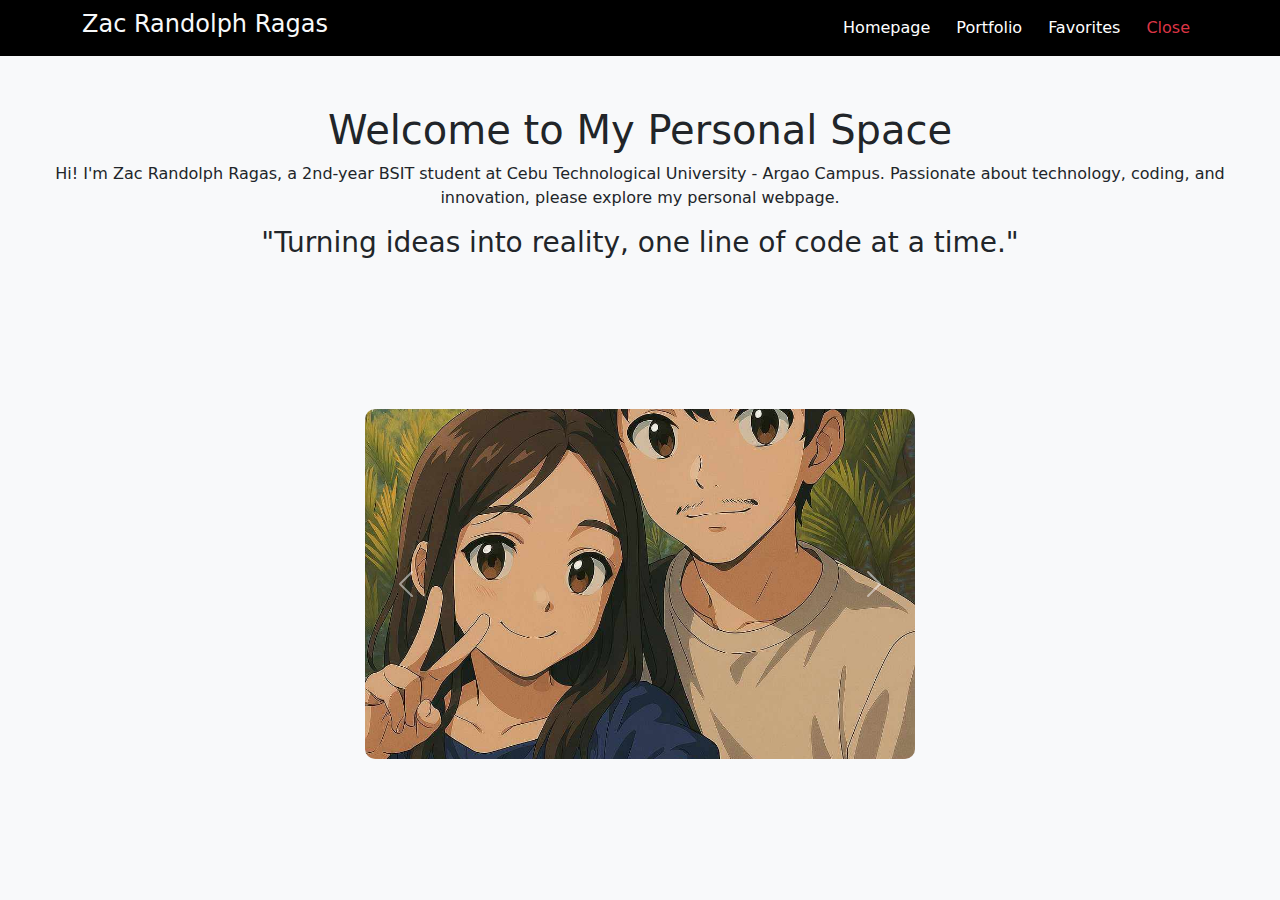
<file: index.html>
<!DOCTYPE html>
<html lang="en">
<head>
    <meta charset="UTF-8">
    <meta name="viewport" content="width=device-width, initial-scale=1.0">
    <title>Personal Webpage - Zac</title>
    <link rel="stylesheet" href="bootstrap/css/bootstrap.min.css">
    <link rel="stylesheet" href="css/index.css">
    <script src="bootstrap/js/bootstrap.bundle.min.js"></script>
</head>
<body>

    <nav class="navbar navbar-expand-lg">
        <div class="container">
            <h4 class="text-light">Zac Randolph Ragas</h4>
            <ul class="navbar-nav ms-auto d-flex flex-row">
                <li class="nav-item">
                    <a class="nav-link text-white" href="index.html">Homepage</a>
                </li>
                <li class="nav-item">
                    <a class="nav-link text-white" href="portfolio.html">Portfolio</a>
                </li>
                <li class="nav-item">
                    <a class="nav-link text-white" href="favorites.html">Favorites</a>
                </li>
                <li class="nav-item">
                    <button class="nav-link text-danger" onclick="window.open('','_self').close();">Close</button>
                </li>
            </ul>
        </div>
    </nav>
    
    <section class="intro">
        <h1>Welcome to My Personal Space</h1>
        <p>
            Hi! I'm Zac Randolph Ragas, a 2nd-year BSIT student at Cebu Technological University - Argao Campus. 
            Passionate about technology, coding, and innovation, please explore my personal webpage.
        </p>
        <h3>"Turning ideas into reality, one line of code at a time."</h3>
    </section>

    <div class="carousel-container">
        <div id="profileCarousel" class="carousel slide" data-bs-ride="carousel">
            <div class="carousel-inner">
                <div class="carousel-item active">
                    <img src="images/carousel/pic1.jpg" class="d-block w-100" alt="Profile Photo 1">
                </div>
                <div class="carousel-item">
                    <img src="images/carousel/pic4.jpg" class="d-block w-100" alt="Profile Photo 2">
                </div>
                <div class="carousel-item">
                    <img src="images/carousel/pic5.jpg" class="d-block w-100" alt="Profile Photo 3">
                </div>
                <div class="carousel-item">
                    <img src="images/carousel/pic6.jpg" class="d-block w-100" alt="Profile Photo 4">
                </div>
            </div>
            <button class="carousel-control-prev" type="button" data-bs-target="#profileCarousel" data-bs-slide="prev">
                <span class="carousel-control-prev-icon"></span>
            </button>
            <button class="carousel-control-next" type="button" data-bs-target="#profileCarousel" data-bs-slide="next">
                <span class="carousel-control-next-icon"></span>
            </button>
        </div>
    </div>

</body>
</html>
</file>
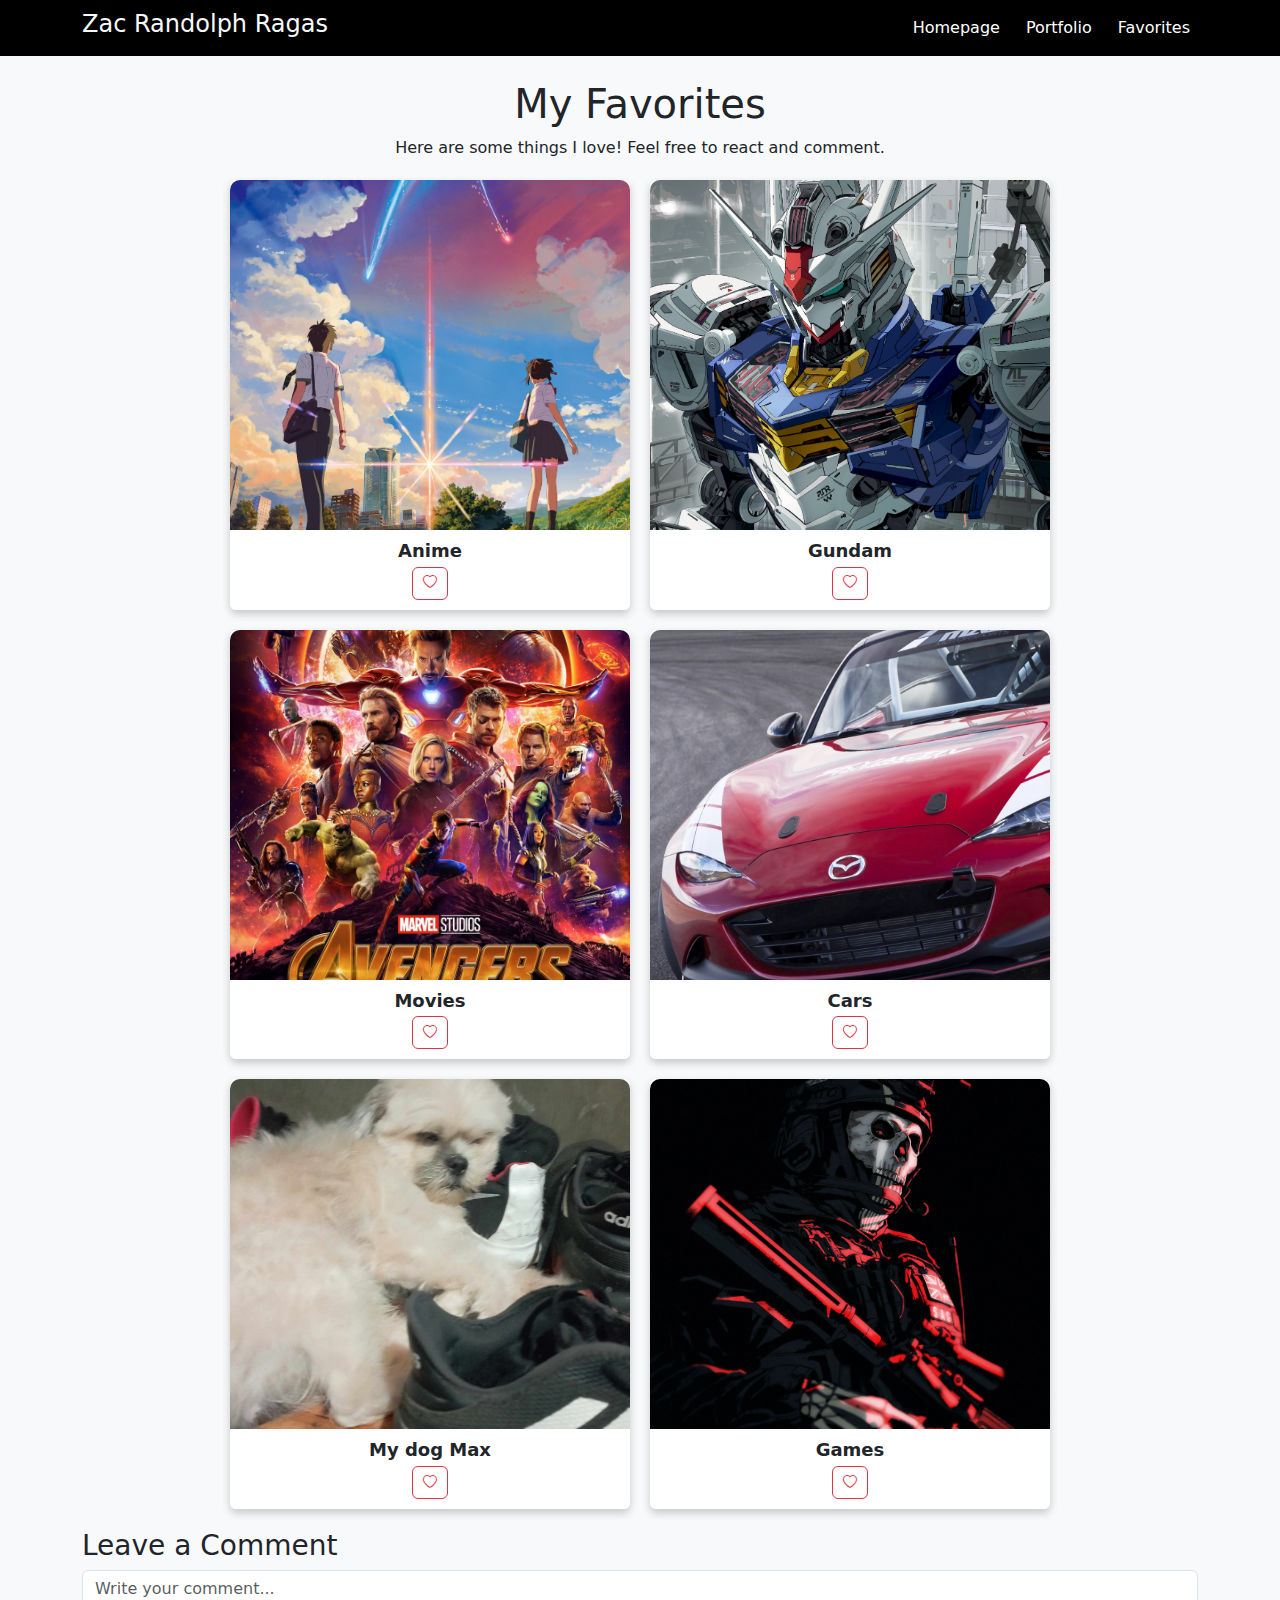
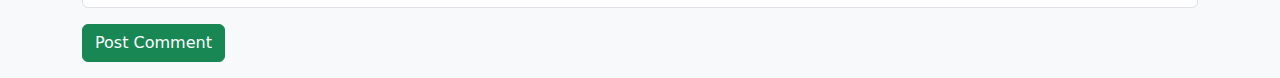
<file: favorites.html>
<!DOCTYPE html>
<html lang="en">
<head>
    <meta charset="UTF-8">
    <meta name="viewport" content="width=device-width, initial-scale=1.0">
    <title>Favorites - Zac Randolph Ragas</title>
    <link rel="stylesheet" href="bootstrap/css/bootstrap.min.css">
    <link rel="stylesheet" href="https://cdn.jsdelivr.net/npm/bootstrap-icons/font/bootstrap-icons.css">
    <link rel="stylesheet" href="css/favorites.css">
    <script src="bootstrap/js/bootstrap.bundle.min.js"></script>
    <script src="jquery/jquery-3.6.0.min.js"></script>
    <script src="js/favorites.js"></script>
</head>
<body>

    <nav class="navbar navbar-expand-lg">
        <div class="container">
            <h4 class="text-light">Zac Randolph Ragas</h4>
            <ul class="navbar-nav ms-auto d-flex flex-row">
                <li class="nav-item">
                    <a class="nav-link text-white" href="index.html">Homepage</a>
                </li>
                <li class="nav-item">
                    <a class="nav-link text-white" href="portfolio.html">Portfolio</a>
                </li>
                <li class="nav-item">
                    <a class="nav-link text-white" href="favorites.html">Favorites</a>
                </li>
            </ul>
        </div>
    </nav>

    <div class="container text-center mt-4">
        <h1>My Favorites</h1>
        <p>Here are some things I love! Feel free to react and comment.</p>
    </div>

    <div class="gallery container">
        <div class="card" data-id="item1">
            <img src="images/favourite/pic3.jpg" class="card-img-top" alt="Favorite Item 1">
            <div class="card-body">
                <h5 class="card-title">Anime</h5>
                <div class="reaction-buttons">
                    <button class="btn btn-outline-danger heart-btn">
                        <i class="bi bi-heart"></i>
                    </button>
                </div>
            </div>
        </div>

        <div class="card" data-id="item2">
            <img src="images/favourite/pic2.jpg" class="card-img-top" alt="Favorite Item 2">
            <div class="card-body">
                <h5 class="card-title">Gundam</h5>
                <div class="reaction-buttons">
                    <button class="btn btn-outline-danger heart-btn">
                        <i class="bi bi-heart"></i> 
                    </button>
                </div>
            </div>
        </div>
    </div>

    <div class="gallery container">
        <div class="card" data-id="item3">
            <img src="images/favourite/pic5.jpg" class="card-img-top" alt="Favorite Item 3">
            <div class="card-body">
                <h5 class="card-title">Movies</h5>
                <div class="reaction-buttons">
                    <button class="btn btn-outline-danger heart-btn">
                        <i class="bi bi-heart"></i> 
                    </button>
                </div>
            </div>
        </div>

        <div class="card" data-id="item4">
            <img src="images/favourite/pic4.jpg" class="card-img-top" alt="Favorite Item 4">
            <div class="card-body">
                <h5 class="card-title">Cars</h5>
                <div class="reaction-buttons">
                    <button class="btn btn-outline-danger heart-btn">
                        <i class="bi bi-heart"></i> 
                    </button>
                </div>
            </div>
        </div>
    </div>

    <div class="gallery container">
        <div class="card" data-id="item5">
            <img src="images/favourite/pic6.jpg" class="card-img-top" alt="Favorite Item 5">
            <div class="card-body">
                <h5 class="card-title">My dog Max</h5>
                <div class="reaction-buttons">
                    <button class="btn btn-outline-danger heart-btn">
                        <i class="bi bi-heart"></i> 
                    </button>
                </div>
            </div>
        </div>

        <div class="card" data-id="item6">
            <img src="images/favourite/pic1.jpg" class="card-img-top" alt="Favorite Item 6">
            <div class="card-body">
                <h5 class="card-title">Games</h5>
                <div class="reaction-buttons">
                    <button class="btn btn-outline-danger heart-btn">
                        <i class="bi bi-heart"></i> 
                    </button>
                </div>
            </div>
        </div>
    </div>

    <div class="container comment-section">
        <h3>Leave a Comment</h3>
        <div class="mb-3">
            <input type="text" id="commentInput" class="form-control" placeholder="Write your comment...">
        </div>
        <button class="btn btn-success" onclick="postComment()">Post Comment</button>

        <div id="commentList" class="mt-3"></div>
    </div>
</body>
</html>
</file>
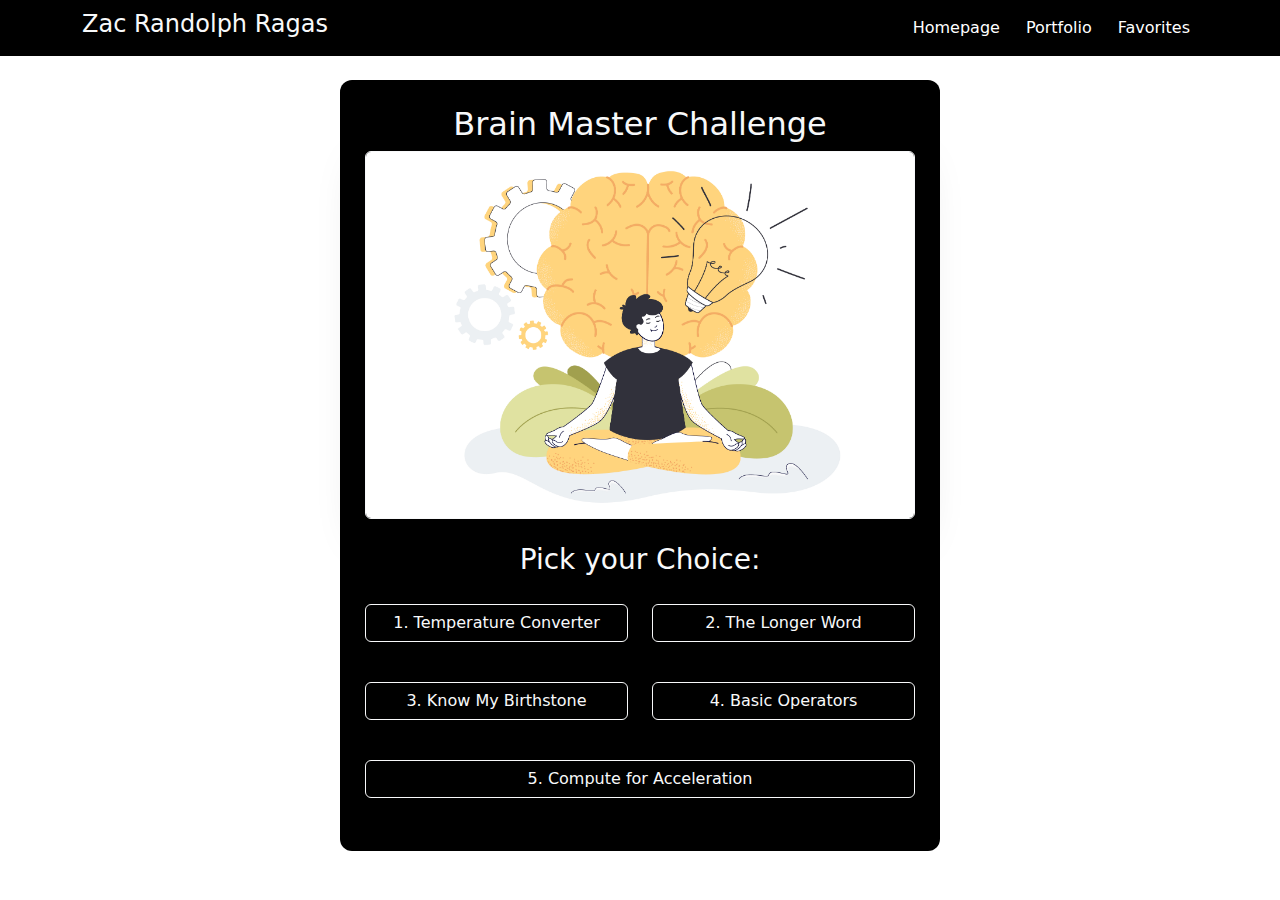
<file: portfolio.html>
<!DOCTYPE html>
<html lang="en">
<head>
    <meta charset="UTF-8">
    <meta name="viewport" content="width=device-width, initial-scale=1.0">
    <title>Brain Master Challenge</title>

    <!--CSS-->
    <link rel="stylesheet" href="bootstrap/css/bootstrap.min.css">
    <link rel="stylesheet" href="css/portfolio.css">
    
    <!-- JS -->
    <script src="js/fivefunctions.js"></script>
</head>
<body>

    <nav class="navbar navbar-expand-lg">
        <div class="container">
            <h4 class="text-light">Zac Randolph Ragas</h4>
            <ul class="navbar-nav ms-auto d-flex flex-row">
                <li class="nav-item">
                    <a class="nav-link text-white" href="index.html">Homepage</a>
                </li>
                <li class="nav-item">
                    <a class="nav-link text-white" href="portfolio.html">Portfolio</a>
                </li>
                <li class="nav-item">
                    <a class="nav-link text-white" href="favorites.html">Favorites</a>
                </li>
            </ul>
        </div>
    </nav>

    <div class="contents text-center mt-4">
        <h2 class="text-light">Brain Master Challenge</h2>
        <img src="images/brainmaster.jpg" alt="Brain Master Challenge" class="img-fluid rounded shadow-lg border border-light">
        <h3 class="mt-4 text-light">Pick your Choice: </h3> 
        
        <div class="row mt-3">
            <div class="col-md-6 mb-3">
                <button class="btn btn-outline-light w-100" onclick="ConvertTemp()">1. Temperature Converter</button>
            </div>
            <div class="col-md-6 mb-3">
                <button class="btn btn-outline-light w-100" onclick="getLongerWord()">2. The Longer Word</button>
            </div>
            <div class="col-md-6 mb-3">
                <button class="btn btn-outline-light w-100" onclick="getBirthstone()">3. Know My Birthstone</button>
            </div>
            <div class="col-md-6 mb-3">
                <button class="btn btn-outline-light w-100" onclick="BasicOpt()">4. Basic Operators</button>
            </div>
            <div class="col-md-12 mb-3">
                <button class="btn btn-outline-light w-100" onclick="ComputeAcceleration()">5. Compute for Acceleration</button>
            </div>
        </div>

    </div>

    <script src="bootstrap/js/bootstrap.bundle.min.js"></script>

</body>
</html>
</file>
<file: css/index.css>
body {
    background-color: #f8f9fa;
    min-height: 100vh;
    display: flex;
    flex-direction: column;
}
.carousel-container {
    flex: 1;
    display: flex;
    justify-content: center;
    align-items: center;
    margin-top: 0px;
    margin-bottom: 50px;;
}

.carousel {
    max-width: 550px; 
    width: 100%;
}

.carousel img {
    height: 350px;
    object-fit: cover;
    border-radius: 10px;
}
.intro {
    text-align: center;
    padding: 50px;
}
.navbar {
    background-color: #000000;
}
.navbar-brand, .nav-link {
    color: white;
}

.navbar-nav .nav-item {
    white-space: nowrap; 
    margin-left: 10px;  
}
</file>
<file: css/favorites.css>
body {
    background-color: #f8f9fa;
}

.navbar {
    background-color: #000000;
}

.navbar-nav .nav-item {
    white-space: nowrap; 
    margin-left: 10px;  
}

.gallery {
    display: flex;
    flex-wrap: wrap;
    justify-content: center;
    gap: 20px;
    margin-top: 20px;
}

.card {
    width: 100%;
    max-width: 400px;
    border: none;
    overflow: hidden;
    box-shadow: 0px 4px 8px rgba(0, 0, 0, 0.2); 
    transition: transform 0.3s ease-in-out, box-shadow 0.3s ease-in-out;
}

.card:hover {
    transform: scale(1.05);
    box-shadow: 0px 6px 15px rgba(0, 0, 0, 0.3);
}

.card-img-top {
    width: 100%;
    height: 350px; 
    object-fit: cover; 
    border-radius: 10px 10px 0 0; 
}

.card-body {
    background-color: #fff;
    padding: 10px; 
    text-align: center;
}

.card-title {
    font-size: 18px;
    font-weight: bold;
    margin-bottom: 5px;
}

.card-text {
    font-size: 14px;
    margin-bottom: 5px;
}

.reaction-buttons {
    display: flex;
    justify-content: center;
    gap: 10px;
}

.reaction-buttons button {
    padding: 5px 10px;
    font-size: 14px;
}


.comment-section {
    margin-top: 20px;
}
</file>
<file: css/portfolio.css>
body {
    background-color: rgba(255, 255, 255);
    background-size: cover;
    color: #ffffff;
}

.contents {
    max-width: 600px;
    margin: 40px auto;
    text-align: center;
    background: rgba(0, 0, 0);
    padding: 25px;
    border-radius: 12px;
    box-shadow: 0 0 15px rgba(255, 255, 255, 0.1);
}

.navbar {
    background-color: #000000;
}
.navbar-nav .nav-item {
    white-space: nowrap; 
    margin-left: 10px;  
}

button {
    display: block;
    width: 100%;
    margin: 12px auto;
    padding: 12px;
    font-size: 16px;
    font-weight: bold;
    border: 2px solid #ffffff;
    border-radius: 6px;
    background: transparent;
    color: #ffffff;
    transition: all 0.3s ease;
}

button:hover {
    background-color: #ffffff;
    color: #000000;
    border-color: #ffffff;
}
</file>
